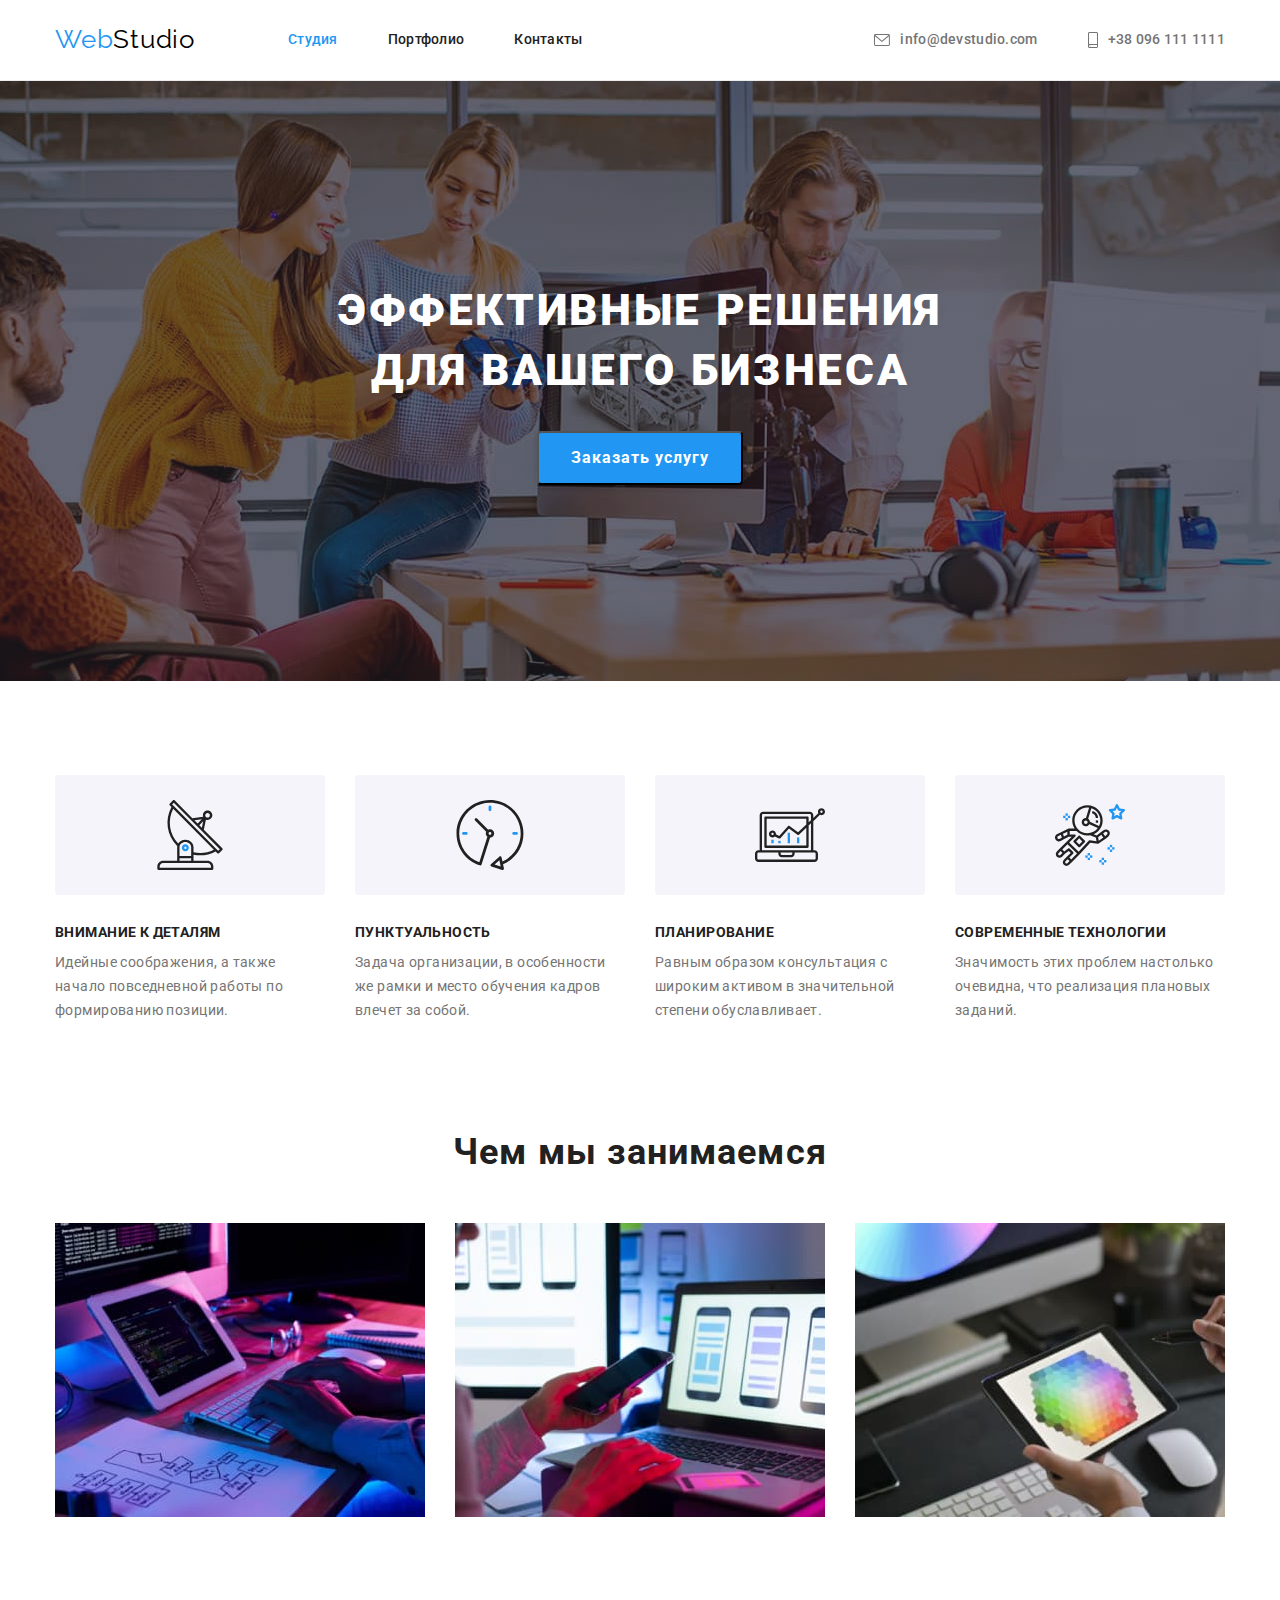
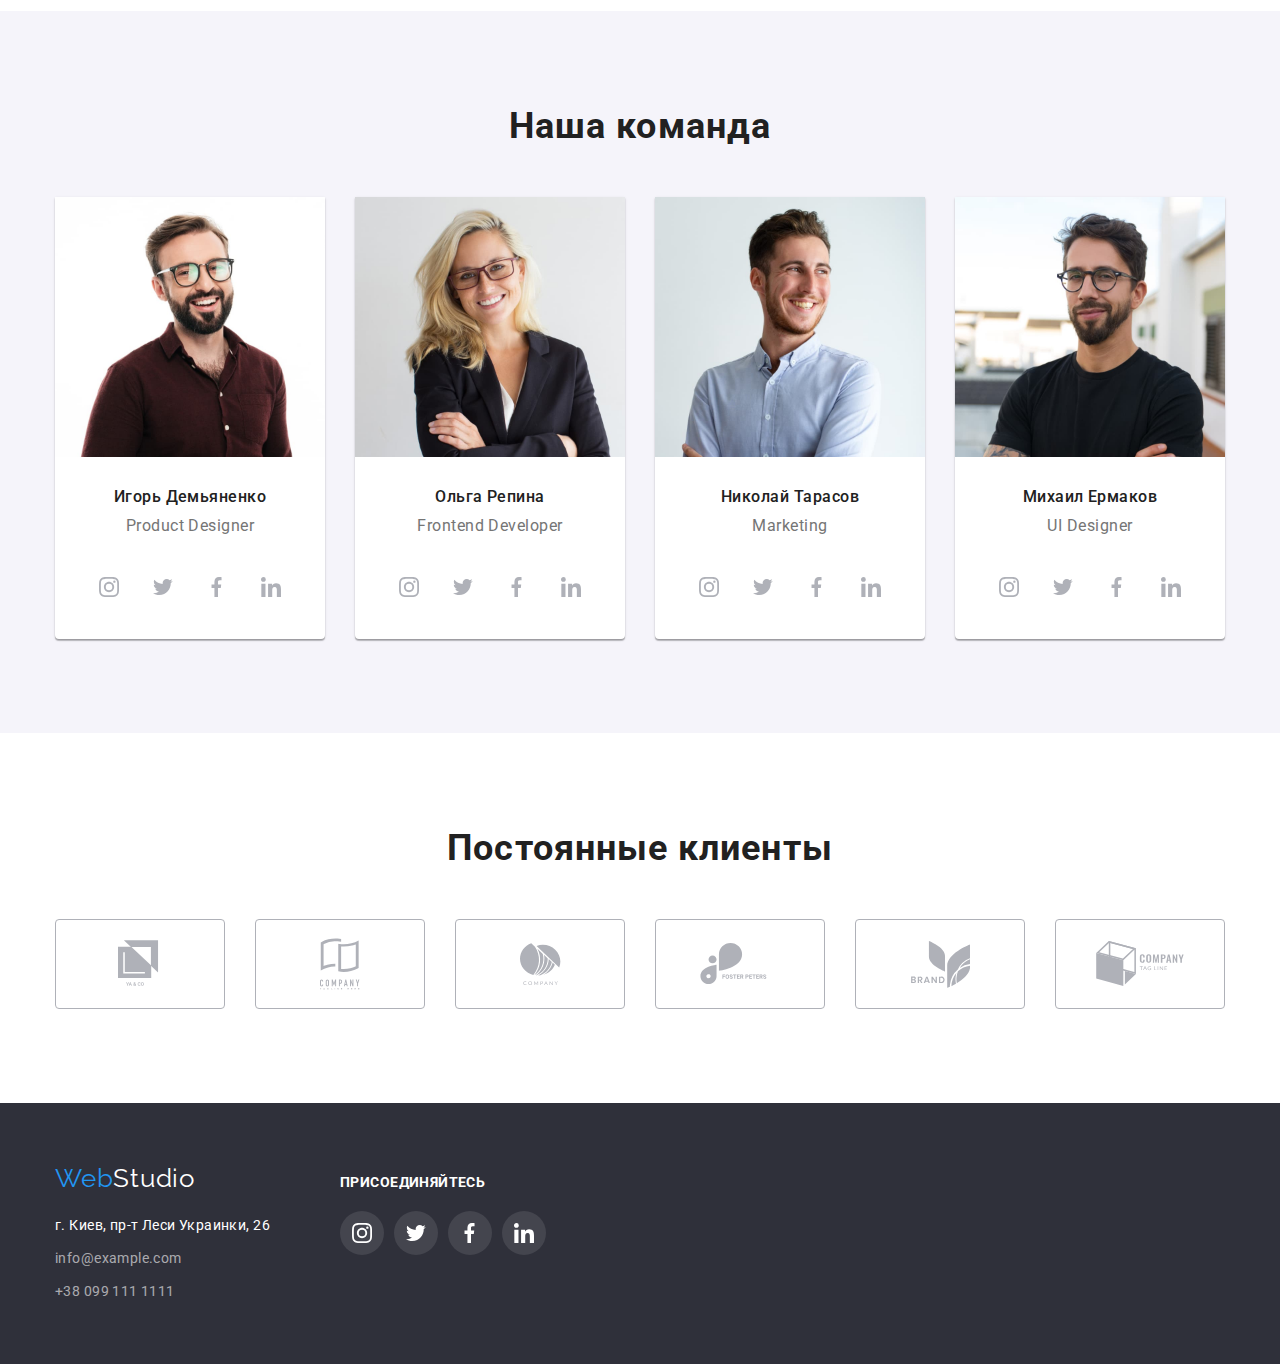
<file: index.html>
<!DOCTYPE html>
<html lang="ru">
<head>
    <meta charset="UTF-8">
    <meta http-equiv="X-UA-Compatible" content="IE=edge">
    <meta name="viewport" content="width=device-width, initial-scale=1.0">
    <title>Веб студия</title>
    <link rel="preconnect" href="https://fonts.gstatic.com">
    <link href="https://fonts.googleapis.com/css2?family=Raleway:wght@700&family=Roboto:wght@400;500;700;900&display=swap"
        rel="stylesheet">
    <link rel="stylesheet" href="https://cdnjs.cloudflare.com/ajax/libs/modern-normalize/1.0.0/modern-normalize.min.css">
    <link rel="stylesheet" href="./css/styles.css">
</head>
<body>
    
    <!--Шапка сайта-->
    <header class="header-border">
        <div class="container main-nav">
            <nav class="top-navigation">
                <a href="./index.html" class="logo link"><span class="logo-interactive">Web</span>Studio
                </a>
                <ul class="site-nav list">
                    <li class="item"><a href="./index.html" class="nav-link current link">Студия</a></li>
                    <li class="item"><a href="./portfolio.html" class="nav-link link">Портфолио</a></li>
                    <li class="item"><a href="#" class="nav-link link">Контакты</a></li>
                </ul>
            </nav>
            <ul class="top-connection list">
                <li class="item"><a href="mailto:info@devstudio.com" class="contacts link">
                    <svg class="icon-mailto">
                        <use href="./images/symbol-defs.svg#icon-mailto"></use>
                    </svg>info@devstudio.com</a></li>
                <li class="item"><a href="tel:+380961111111" class="contacts link">
                    <svg class="icon-smartphone">
                        <use href="./images/symbol-defs.svg#icon-smartphone"></use>
                    </svg>+38 096 111 1111</a></li>
            </ul>
        </div>
    </header>

    <!--Контент сайта студия-->
    <main>

            <!--Секция решения для вашего бизнеса с кнопкой "заказать услуги"-->
            <section class="hero">
                <div class="container">
                    <h1 class="hero-title">Эффективные решения для вашего бизнеса</h1>
                    <button type="button" class="hero-button">Заказать услугу</button>
                </div>
            </section>  
            
            <!--Секция о нас-->
            <section class="about-us">
                <div class="container">
                    <!--Заголовок в дальнейшом спрятать в css-->
                    <h2 class="visually-hidden">Наши положительные стороны</h2>
                    <ul class="about-us-text list">
                        <li class="about-us-element icon-antenna">
                            <h3 class="about-us-title">Внимание к деталям</h3>
                            <p> Идейные соображения, а также начало повседневной работы по формированию позиции.</p>
                        </li>
                        <li class="about-us-element icon-clock">
                            <h3 class="about-us-title">Пунктуальность</h3>
                            <p>Задача организации, в особенности же рамки и место обучения кадров влечет за собой.</p>
                        </li>
                        <li class="about-us-element icon-diagram">
                            <h3 class="about-us-title">Планирование</h3>
                            <p>Равным образом консультация с широким активом в значительной степени обуславливает.</p>
                        </li>
                        <li class="about-us-element icon-astronaut">
                            <h3 class="about-us-title">Современные технологии</h3>
                            <p>Значимость этих проблем настолько очевидна, что реализация плановых заданий.</p>
                        </li>
                    </ul>
                </div>
            </section>
            
            <!--Cекция наши работы-->
            <section class="section">
                <div class="container">
                    <h2 class="title">Чем мы занимаемся</h2>
                <ul class="our-works list">
                    <li class="our-works-element">
                        <img src="./images/box1.jpg" alt="Фото планшета на столе" width="370">
                    </li> 

                    <li class="our-works-element">
                        <img src="./images/box2.jpg" alt="Девушка с телефоном" width="370">
                    </li>

                    <li class="our-works-element"> 
                        <img src="./images/box3.jpg" alt="Мужчина с планшетом в руках" width="370">
                    </li>
                </ul>
                </div>
            </section>

            <!--Секция наша команда-->
            <section class="section our-team">
                <div class="container">
                    <h2 class="title">Наша команда</h2>
                    <ul class="team-specialty list">
                        <li class="team-member">
                                <img src="./images/photomen1.jpg" alt="Игорь Демьяненко" width="270">
                                <div class="team-info">
                                    <h3 class="team-title">Игорь Демьяненко</h3>
                                    <p lang="en">Product Designer</p>
                                </div>
                                <ul class="social-list list">
                                    <li class="social-element">
                                        <a href="#" class="social-link link">
                                        <svg class="icon-instagram" width="20" height="20">
                                            <use href="./images/symbol-defs.svg#icon-instagram"></use>
                                        </svg>
                                        </a>
                                    </li>
                                    <li class="social-element">
                                        <a href="#" class="social-link link">
                                        <svg class="icon-twitter" width="20" height="20">
                                            <use href="./images/symbol-defs.svg#icon-twitter"></use>
                                        </svg>
                                        </a>
                                    </li>
                                    <li class="social-element">
                                        <a href="#" class="social-link link">
                                            <svg class="icon-facebook" width="20" height="20">
                                                <use href="./images/symbol-defs.svg#icon-facebook"></use>
                                            </svg>
                                        </a>
                                    </li>
                                    <li class="social-element">
                                        <a href="#" class="social-link link">
                                            <svg class="icon-linkedin" width="20" height="20">
                                                <use href="./images/symbol-defs.svg#icon-linkedin"></use>
                                            </svg>
                                        </a>
                                    </li>
                                </ul>
                        </li>
                        <li class="team-member">
                                <img src="./images/photowomen.jpg" alt="Ольга Репина" width="270">
                                <div class="team-info">
                                    <h3 class="team-title">Ольга Репина</h3>
                                    <p lang="en">Frontend Developer</p>
                                </div>
                                <ul class="social-list list">
                                    <li class="social-element">
                                        <a href="#" class="social-link link">
                                            <svg class="icon-instagram" width="20" height="20">
                                                <use href="./images/symbol-defs.svg#icon-instagram"></use>
                                            </svg>
                                        </a>
                                    </li>
                                    <li class="social-element">
                                        <a href="#" class="social-link link">
                                            <svg class="icon-twitter" width="20" height="20">
                                                <use href="./images/symbol-defs.svg#icon-twitter"></use>
                                            </svg>
                                        </a>
                                    </li>
                                    <li class="social-element">
                                        <a href="#" class="social-link link">
                                            <svg class="icon-facebook" width="20" height="20">
                                                <use href="./images/symbol-defs.svg#icon-facebook"></use>
                                            </svg>
                                        </a>
                                    </li>
                                    <li class="social-element">
                                        <a href="#" class="social-link link">
                                            <svg class="icon-linkedin" width="20" height="20">
                                                <use href="./images/symbol-defs.svg#icon-linkedin"></use>
                                            </svg>
                                        </a>
                                    </li>
                                </ul>
                        </li>
                        <li class="team-member">
                                <img src="./images/photomen2.jpg" alt="Николай Тарасов" width="270">
                                <div class="team-info">
                                    <h3 class="team-title">Николай Тарасов</h3>
                                    <p lang="en">Marketing</p>
                                </div>
                                <ul class="social-list list">
                                    <li class="social-element">
                                        <a href="#" class="social-link link">
                                            <svg class="icon-instagram" width="20" height="20">
                                                <use href="./images/symbol-defs.svg#icon-instagram"></use>
                                            </svg>
                                        </a>
                                    </li>
                                    <li class="social-element">
                                        <a href="#" class="social-link link">
                                            <svg class="icon-twitter" width="20" height="20">
                                                <use href="./images/symbol-defs.svg#icon-twitter"></use>
                                            </svg>
                                        </a>
                                    </li>
                                    <li class="social-element">
                                        <a href="#" class="social-link link">
                                            <svg class="icon-facebook" width="20" height="20">
                                                <use href="./images/symbol-defs.svg#icon-facebook"></use>
                                            </svg>
                                        </a>
                                    </li>
                                    <li class="social-element">
                                        <a href="#" class="social-link link">
                                            <svg class="icon-linkedin" width="20" height="20">
                                                <use href="./images/symbol-defs.svg#icon-linkedin"></use>
                                            </svg>
                                        </a>
                                    </li>
                                </ul>
                        </li>
                        <li class="team-member">
                                <img src="./images/photomen3.jpg" alt="Михаил Ермаков" width="270">
                                <div class="team-info">
                                    <h3 class="team-title">Михаил Ермаков</h3>
                                    <p lang="en">UI Designer</p>
                                </div>
                                <ul class="social-list list">
                                    <li class="social-element">
                                        <a href="#" class="social-link link">
                                            <svg class="icon-instagram" width="20" height="20">
                                                <use href="./images/symbol-defs.svg#icon-instagram"></use>
                                            </svg>
                                        </a>
                                    </li>
                                    <li class="social-element">
                                        <a href="#" class="social-link link">
                                            <svg class="icon-twitter" width="20" height="20">
                                                <use href="./images/symbol-defs.svg#icon-twitter"></use>
                                            </svg>
                                        </a>
                                    </li>
                                    <li class="social-element">
                                        <a href="#" class="social-link link">
                                            <svg class="icon-facebook" width="20" height="20">
                                                <use href="./images/symbol-defs.svg#icon-facebook"></use>
                                            </svg>
                                        </a>
                                    </li>
                                    <li class="social-element">
                                        <a href="#" class="social-link link">
                                            <svg class="icon-linkedin" width="20" height="20">
                                                <use href="./images/symbol-defs.svg#icon-linkedin"></use>
                                            </svg>
                                        </a>
                                    </li>
                                </ul>
                        </li>
                    </ul>
                </div>
            </section>
            <!-- Секция постоянные клиенты -->
            <section class="section regular-clients">
                <div class="container">
                    <h2 class="title">Постоянные клиенты</h2>
                    <ul class="clients-list list">
                        <li class="clients-item"><a href="#" class="clients-link link"><svg class="icon-logo" width="44.27" height="49.23">
                            <use href="./images/symbol-defs.svg#icon-logo1"></use>
                        </svg> </a> </li>
                        <li class="clients-item"><a href="#" class="clients-link link"><svg class="icon-logo" width="40" height="52">
                            <use href="./images/symbol-defs.svg#icon-logo2"></use>
                        </svg> </a> </li>
                        <li class="clients-item"><a href="#" class="clients-link link"><svg class="icon-logo" width="41" height="42.6">
                            <use href="./images/symbol-defs.svg#icon-logo3"></use>
                        </svg> </a> </li>
                        <li class="clients-item"><a href="#" class="clients-link link"><svg class="icon-logo" width="79.66" height="42.02">
                            <use href="./images/symbol-defs.svg#icon-logo4"></use>
                        </svg> </a> </li>
                        <li class="clients-item"><a href="#" class="clients-link link"><svg class="icon-logo" width="59" height="47">
                            <use href="./images/symbol-defs.svg#icon-logo5"></use>
                        </svg> </a> </li>
                        <li class="clients-item"><a href="#" class="clients-link link"><svg class="icon-logo" width="88.48" height="45.44">
                            <use href="./images/symbol-defs.svg#icon-logo6"></use>
                        </svg> </a> </li>
                    </ul>
                </div>
            </section>
    </main>

    <!--Подвал сайта, иноформация адресов-->
    <footer class="footer">
        <div class="container">
            <div class="footer-content">
                <div class="footer-nav">
                    <a href="./index.html" class="logo link"><span class="logo-interactive">Web</span><span
                            class="studio-white">Studio</span></a>
                    <address>
                        <ul class="bottom-link list">
                            <li><a class="maps link" href="https://goo.gl/maps/kpo2gFMixc3sEq3g6" rel="noopener noreferrer nofollow"
                                    target="_blank">г. Киев, пр-т Леси Украинки, 26</a></li>
                            <li><a class="mail link" href="mailto:info@example.com">info@example.com</a></li>
                            <li><a class="tel link" href="tel:+380991111111">+38 099 111 1111</a></li>
                        </ul>
                    </address>
                </div>
                <div class="footer-social">
                    <h2 class="footer-social-title">Присоединяйтесь</h2>
                    <ul class="footer-social-list list">
                        <li class="footer-social-item"><a href="#" class="footer-social-link link"><svg class="footer-icon" width="20" height="20">
                            <use href="./images/symbol-defs.svg#icon-instagram"></use>
                        </svg> </a> </li>
                        <li class="footer-social-item"><a href="#" class="footer-social-link link"><svg class="footer-icon" width="20" height="20">
                            <use href="./images/symbol-defs.svg#icon-twitter"></use>
                        </svg> </a> </li>
                        <li class="footer-social-item"><a href="#" class="footer-social-link link"><svg class="footer-icon" width="20" height="20">
                            <use href="./images/symbol-defs.svg#icon-facebook"></use>
                        </svg> </a> </li>
                        <li class="footer-social-item"><a href="#" class="footer-social-link link"><svg class="footer-icon" width="20" height="20">
                            <use href="./images/symbol-defs.svg#icon-linkedin"></use>
                        </svg> </a> </li>
                    </ul>
                </div>
            </div>
        </div>
    </footer>
</body>
</html>
</file>
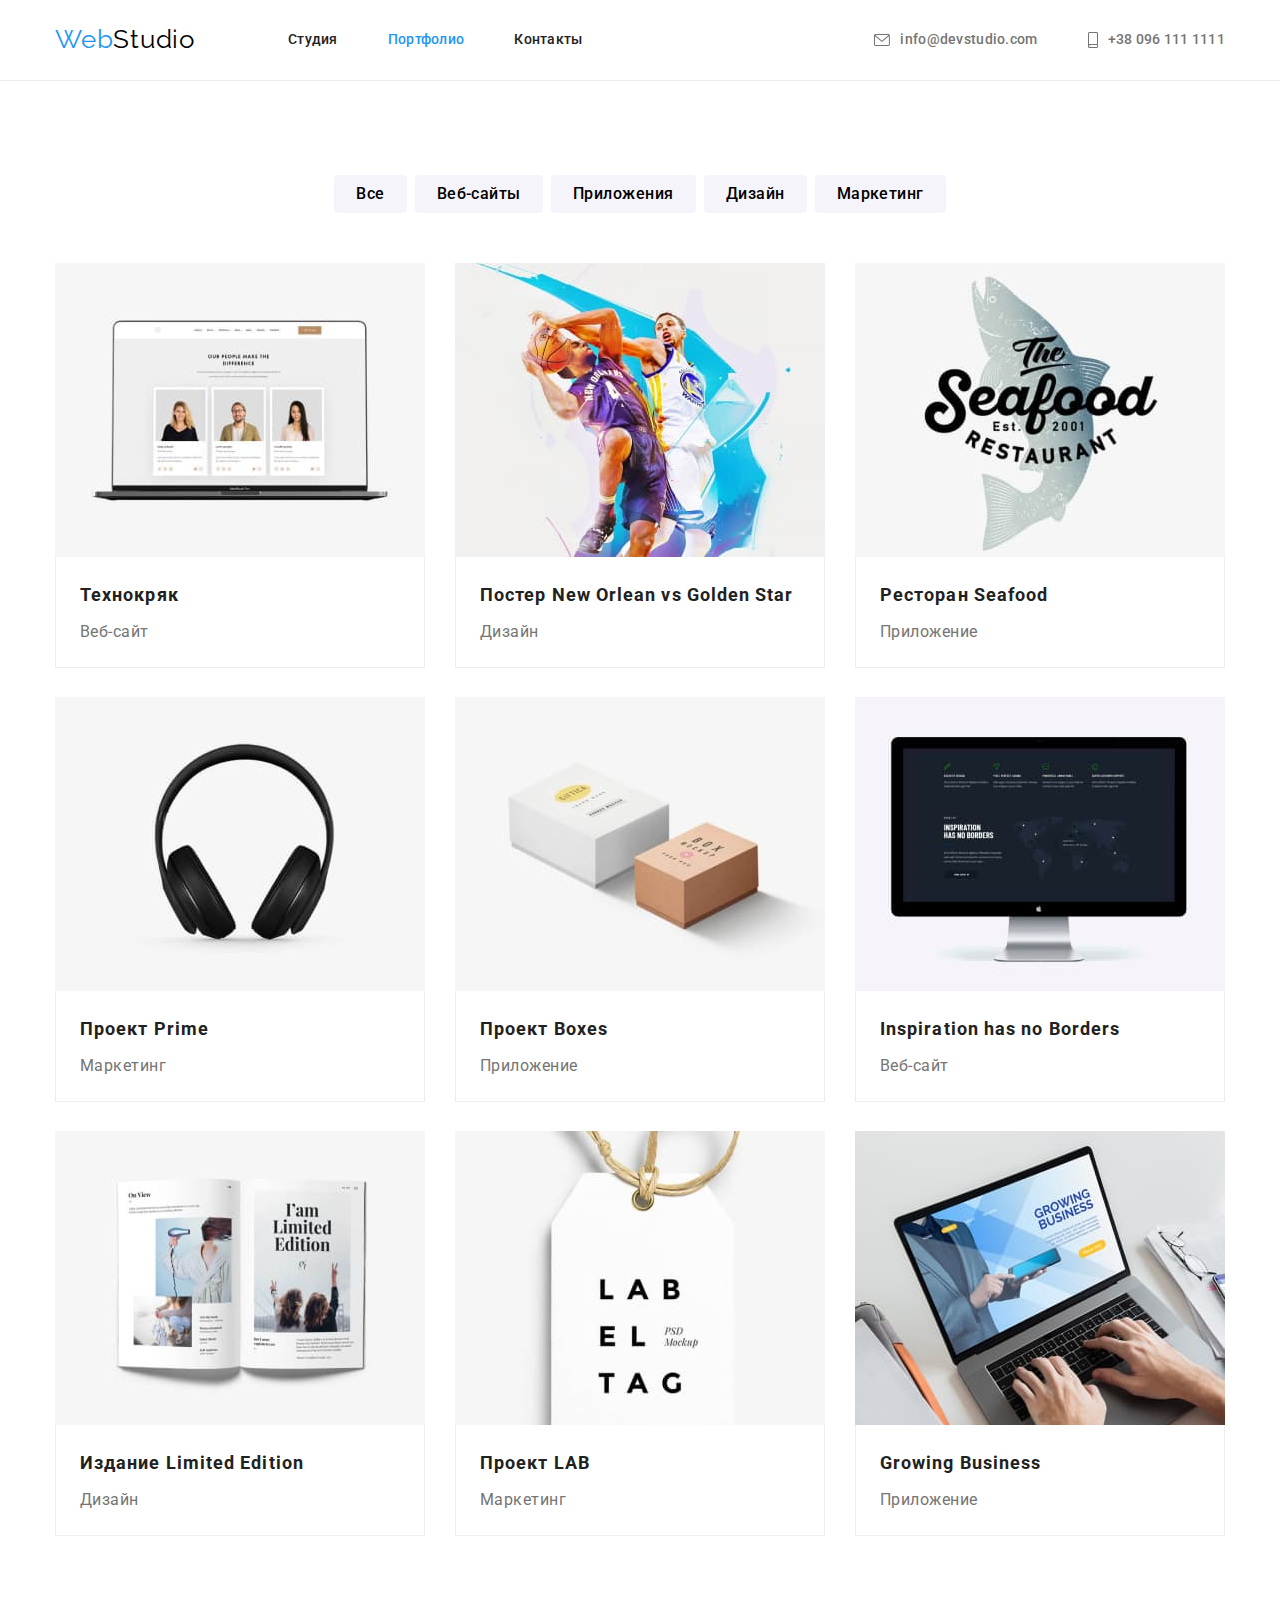
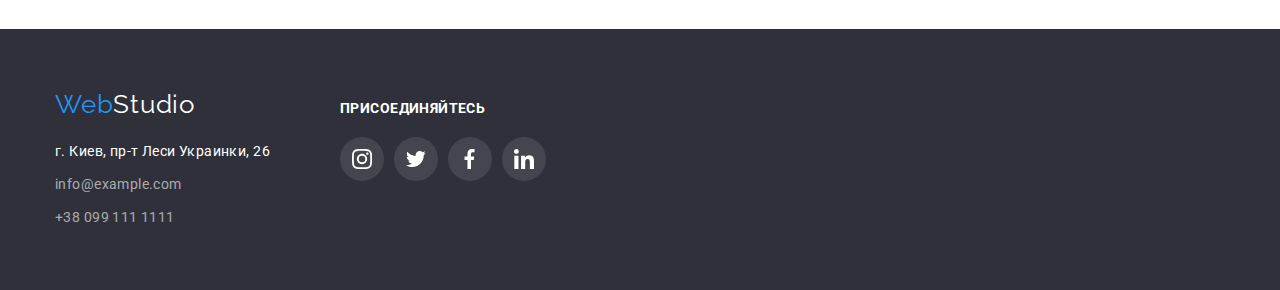
<file: portfolio.html>
<!DOCTYPE html>
<html lang="ru">
<head>
    <meta charset="UTF-8">
    <meta http-equiv="X-UA-Compatible" content="IE=edge">
    <meta name="viewport" content="width=device-width, initial-scale=1.0">
    <title>Портфолио</title>
    <link rel="preconnect" href="https://fonts.gstatic.com">
    <link href="https://fonts.googleapis.com/css2?family=Raleway:wght@700&family=Roboto:wght@400;500;700;900&display=swap"
        rel="stylesheet">
    <link rel="stylesheet" href="https://cdnjs.cloudflare.com/ajax/libs/modern-normalize/1.0.0/modern-normalize.min.css">
    <link rel="stylesheet" href="./css/styles.css">
</head>
<body>

    <!--Шапка сайта-->
    <header class="header-border">
        <div class="container main-nav">
            <nav class="top-navigation">
                <a href="./index.html" class="logo link"><span class="logo-interactive">Web</span>Studio</a>
    
                <ul class="site-nav list">
                    <li class="item"><a href="./index.html" class="nav-link link">Студия</a></li>
                    <li class="item"><a href="./portfolio.html" class="nav-link current link">Портфолио</a></li>
                    <li class="item"><a href="#" class="nav-link link">Контакты</a></li>
                </ul>
            </nav>
            <ul class="top-connection list">
                <li class="item"><a href="mailto:info@devstudio.com" class="contacts link">
                        <svg class="icon-mailto">
                            <use href="./images/symbol-defs.svg#icon-mailto"></use>
                        </svg>info@devstudio.com</a></li>
                <li class="item"><a href="tel:+380961111111" class="contacts link">
                        <svg class="icon-smartphone">
                            <use href="./images/symbol-defs.svg#icon-smartphone"></use>
                        </svg>+38 096 111 1111</a></li>
            </ul>
        </div>
    </header>

    <!--Контент сайта портфолио-->
    <main>
        <section class="section">
            <div class="container">
                <!-- Заголовок скрыть потом при помощи css -->
                <h1 class="visually-hidden">Наши работы</h1>
                
                <!-- Список с кнопками (фильтр) -->
                <ul class="filter-menu list">
                    <li class="filter-list"><button class="button-menu" type="button">Все</button></li>
                    <li class="filter-list"><button class="button-menu" type="button">Веб-сайты</button></li>
                    <li class="filter-list"><button class="button-menu" type="button">Приложения</button></li>
                    <li class="filter-list"><button class="button-menu" type="button">Дизайн</button></li>
                    <li class="filter-list"><button class="button-menu" type="button">Маркетинг</button></li>
                </ul>
                
                <!-- Наши проекты -->
                <ul class="projects-list list">
                    <li class="projects-item">
                        <a href="#" class="link">
                            <img src="./images/work1.jpg" alt="Ноутбук" width="370">
                            <div class="projects-info">
                                <h2 class="projects-title">Технокряк</h2>
                                <p>Веб-сайт</p>
                            </div>
                        </a>
                
                    </li>
                    <li class="projects-item">
                        <a href="#" class="link">
                            <img src="./images/work2.jpg" alt="Играют в баскетбол" width="370">
                            <div class="projects-info">
                                <h2 class="projects-title">Постер New Orlean vs Golden Star</h2>
                                <p>Дизайн</p>
                            </div>
                        </a>
                
                    </li>
                    <li class="projects-item">
                        <a href="#" class="link">
                            <img src="./images/work3.jpg" alt="Логотип ресторана" width="370">
                            <div class="projects-info">
                                <h2 class="projects-title">Ресторан Seafood</h2>
                                <p>Приложение</p>
                            </div>
                        </a>
                
                    </li>
                    <li class="projects-item">
                        <a href="#" class="link">
                            <img src="./images/work4.jpg" alt="Наушники" width="370">
                            <div class="projects-info">
                                <h2 class="projects-title">Проект Prime</h2>
                                <p>Маркетинг</p>
                            </div>
                        </a>
                
                    </li>
                    <li class="projects-item">
                        <a href="#" class="link">
                            <img src="./images/work5.jpg" alt="Книги" width="370">
                            <div class="projects-info">
                                <h2 class="projects-title">Проект Boxes</h2>
                                <p>Приложение</p>
                            </div>
                        </a>
                
                    </li>
                    <li class="projects-item">
                        <a href="#" class="link">
                            <img src="./images/work6.jpg" alt="Монитор" width="370">
                            <div class="projects-info">
                                <h2 class="projects-title">Inspiration has no Borders</h2>
                                <p>Веб-сайт</p>
                            </div>
                        </a>
                
                    </li>
                    <li class="projects-item">
                        <a href="#" class="link">
                            <img src="./images/work7.jpg" alt="Журнал" width="370">
                            <div class="projects-info">
                                <h2 class="projects-title">Издание Limited Edition</h2>
                                <p>Дизайн</p>
                            </div>
                        </a>
                
                    </li>
                    <li class="projects-item">
                        <a href="#" class="link">
                            <img src="./images/work8.jpg" alt="Реклама" width="370">
                            <div class="projects-info">
                                <h2 class="projects-title">Проект LAB</h2>
                                <p>Маркетинг</p>
                            </div>
                        </a>
                
                    </li>
                    <li class="projects-item">
                        <a href="#" class="link">
                            <img src="./images/work9.jpg" alt="Мужчина за ноутбуком" width="370">
                            <div class="projects-info">
                                <h2 class="projects-title">Growing Business</h2>
                                <p>Приложение</p>
                            </div>
                        </a>
                    </li>
                </ul>
            </div>
        </section>
    </main>

    <!--Подвал сайта, иноформация адресов-->
    <footer class="footer">
        <div class="container">
            <div class="footer-content">
                <div class="footer-nav">
                    <a href="./index.html" class="logo link"><span class="logo-interactive">Web</span><span
                            class="studio-white">Studio</span></a>
                    <address>
                        <ul class="bottom-link list">
                            <li><a class="maps link" href="https://goo.gl/maps/kpo2gFMixc3sEq3g6"
                                    rel="noopener noreferrer nofollow" target="_blank">г. Киев, пр-т Леси Украинки, 26</a>
                            </li>
                            <li><a class="mail link" href="mailto:info@example.com">info@example.com</a></li>
                            <li><a class="tel link" href="tel:+380991111111">+38 099 111 1111</a></li>
                        </ul>
                    </address>
                </div>
                <div class="footer-social">
                    <h2 class="footer-social-title">Присоединяйтесь</h2>
                    <ul class="footer-social-list list">
                        <li class="footer-social-item"><a href="#" class="footer-social-link link"><svg class="footer-icon"
                                    width="20" height="20">
                                    <use href="./images/symbol-defs.svg#icon-instagram"></use>
                                </svg> </a> </li>
                        <li class="footer-social-item"><a href="#" class="footer-social-link link"><svg class="footer-icon"
                                    width="20" height="20">
                                    <use href="./images/symbol-defs.svg#icon-twitter"></use>
                                </svg> </a> </li>
                        <li class="footer-social-item"><a href="#" class="footer-social-link link"><svg class="footer-icon"
                                    width="20" height="20">
                                    <use href="./images/symbol-defs.svg#icon-facebook"></use>
                                </svg> </a> </li>
                        <li class="footer-social-item"><a href="#" class="footer-social-link link"><svg class="footer-icon"
                                    width="20" height="20">
                                    <use href="./images/symbol-defs.svg#icon-linkedin"></use>
                                </svg> </a> </li>
                    </ul>
                </div>
            </div>
        </div>
    </footer>
</body>
</html>
</file>
<file: css/styles.css>
/* цвет основного текста #212121 */
/* вторичный цвет текста  #757575 */
/* черный #000000  */
/* белый #FFFFFF  */
/* акцент #2196F3 */
/* цвет навигации в footer rgba(255, 255, 255, 0.6); */
/* цвет основного фона #E5E5E5 */
/* вторичный цвет фона #F5F4FA*/

/* Задаем переменные цветов нашего сайта */
:root {
  --primary-text-color: #212121;
  --secondary-text-color: #757575;
  --accent-color: #2196f3;
  --accent-background-color: #2196f3;
  --secondary-background-color: #f5f4fa;
  --cursor-button: pointer;
  --hero-overlay: rgba(47, 48, 58, 0.4);
  --border-color: #eeeeee;
}

body {
  background-color: #ffffff;
  color: var(--primary-text-color);

  font-family: 'Roboto', sans-serif;
  font-weight: 400;
}

/* Утилиты */
/* 1. Изменение в ссылках */
.link {
  color: inherit;

  font-style: normal;
  text-decoration: none;
}

/* 2. Точки и отступы в списках ul */
.list {
  padding: 0;
  margin: 0;

  list-style: none;
}

/* 3. Убирает заголовки */
.visually-hidden {
  position: absolute !important;
  clip: rect(1px 1px 1px 1px);
  clip: rect(1px, 1px, 1px, 1px);
  padding: 0 !important;
  border: 0 !important;
  height: 1px !important;
  width: 1px !important;
  overflow: hidden;
}

/* 4. Сброс h1-h6, ul, p */
h1,
h2,
h3,
h4,
h5,
h6,
ul,
p {
  margin-top: 0;
}

/* 5. Контейнер */
.container {
  width: 1200px;
  margin-left: auto;
  margin-right: auto;
  padding-left: 15px;
  padding-right: 15px;
}

/* 6. Отступы секций */
.section {
  padding-top: 94px;
  padding-bottom: 94px;
}

/* 7. Img */
img {
  display: block;
  max-width: 100%;
  height: auto;
}

/* Main nav */
.header-border {
  border-bottom: 1px solid #ececec;
}
.main-nav {
  display: flex;
  align-items: center;
}

/* Logo */
.logo {
  padding-top: 24px;
  padding-bottom: 25px;
  color: #000000;

  font-family: 'Raleway', sans-serif;
  font-size: 26px;
  line-height: 1.19;
  letter-spacing: 0.03em;
}
.logo:hover,
.logo:focus {
  color: var(--accent-color);
}
.logo-interactive {
  color: var(--accent-color);
}

/* Site nav */
.top-navigation {
  display: flex;
}
.site-nav {
  display: flex;
  margin-left: 93px;
}
.site-nav .item + .item {
  margin-left: 50px;
}
.nav-link {
  display: block;
  padding-top: 32px;
  padding-bottom: 32px;

  color: var(--primary-text-color);
  font-weight: 500;
  font-size: 14px;
  line-height: 1.14;
  letter-spacing: 0.02em;
}
.site-nav .nav-link:hover,
.site-nav .nav-link:focus {
  color: var(--accent-color);
}
.nav-link.current {
  color: var(--accent-color);
}

/* Верхнии контакты */
.top-connection {
  display: flex;
  margin-left: auto;
}
.top-connection .item + .item {
  margin-left: 50px;
}
.top-connection .contacts,
.top-connection .contacts {
  display: flex;
  padding-top: 32px;
  padding-bottom: 32px;
  align-items: center;
  color: var(--secondary-text-color);
  font-weight: 500;
  font-size: 14px;
  line-height: 1.14;
  letter-spacing: 0.02em;
}
.top-connection .contacts:hover,
.top-connection .contacts:focus {
  color: var(--accent-color);
}
.icon-mailto {
  width: 16px;
  height: 12px;
  margin-right: 10px;
  fill: currentColor;
}
.icon-smartphone {
  width: 10px;
  height: 16px;
  margin-right: 10px;
  fill: currentColor;
}

/* Hero */
.hero {
  background-image: linear-gradient(var(--hero-overlay), var(--hero-overlay)), url(../images/hero-overlay.jpg);
  background-repeat: no-repeat;
  background-position: center;
  background-color: #2f303a;
  text-align: center;
  padding-top: 200px;
  padding-bottom: 200px;
  max-width: 1600px;
  margin-left: auto;
  margin-right: auto;
  height: 600px;
}

.hero-title {
  margin: 0 auto 30px;
  max-width: 696px;

  color: #ffffff;
  font-weight: 900;
  font-size: 44px;
  line-height: 1.36;
  text-align: center;
  letter-spacing: 0.06em;
  text-transform: uppercase;
}
.hero-button {
  padding: 10px 32px;
  box-shadow: 0px 4px 4px rgba(0, 0, 0, 0.15);
  border-radius: 4px;
  min-width: 200px;

  color: #ffffff;
  background-color: #2196f3;

  font-weight: 700;
  font-size: 16px;
  line-height: 1.87;
  letter-spacing: 0.06em;
  cursor: var(--cursor-button);
}
.hero-button:hover,
.hero-button:focus {
  background-color: #188ce8;
}

/* О нас */
.about-us {
  padding-top: 94px;
}
.about-us-title {
  margin-bottom: 10px;
  font-weight: 700;
  font-size: 14px;
  line-height: 1.14;
  letter-spacing: 0.03em;
  text-transform: uppercase;
}
.about-us-text {
  display: flex;
  flex-wrap: wrap;
  margin-left: -30px;
  margin-top: -30px;
}
.about-us-element {
  flex-basis: calc((100% - 30px * 4) / 4);
  margin-left: 30px;
  margin-top: 30px;
}
.about-us-element::before {
  content: '';
  display: block;
  height: 120px;
  margin-bottom: 30px;
  border-radius: 4px;
  background-size: contain;
  background-repeat: no-repeat;
  background-position: center;
  background-size: 70px;
  background-color: var(--secondary-background-color);
}
.icon-antenna::before {
  background-image: url(../images/antenna.svg);
}
.icon-clock::before {
  background-image: url(../images/clock.svg);
}
.icon-diagram::before {
  background-image: url(../images/diagram.svg);
}
.icon-astronaut::before {
  background-image: url(../images/astronaut.svg);
}
.about-us-text p {
  color: var(--secondary-text-color);

  font-size: 14px;
  line-height: 1.71;
  letter-spacing: 0.03em;
}

/* Загловки h2 в веб-студия */
.title {
  margin-bottom: 50px;
  font-weight: 700;
  font-size: 36px;
  line-height: 1.17;
  text-align: center;
  letter-spacing: 0.03em;
}

/* Наши работы */
.our-works {
  display: flex;
  flex-wrap: wrap;
  margin-left: -30px;
  margin-top: -30px;
}
.our-works-element {
  flex-basis: calc((100% - 30px * 3) / 3);
  margin-left: 30px;
  margin-top: 30px;
}

/* Наша команда */
.our-team {
  background: var(--secondary-background-color);
}
.team-specialty {
  display: flex;
  flex-wrap: wrap;
  margin-left: -30px;
  margin-top: -30px;
}
.team-member {
  flex-basis: calc(100% / 4 - 30px);
  margin-left: 30px;
  margin-top: 30px;

  background: #ffffff;
  box-shadow: 0px 1px 3px rgba(0, 0, 0, 0.12), 0px 1px 1px rgba(0, 0, 0, 0.14), 0px 2px 1px rgba(0, 0, 0, 0.2);
  border-radius: 0px 0px 4px 4px;
}
.team-info {
  padding-top: 30px;
  padding-bottom: 30px;
}
.team-title {
  margin-bottom: 10px;
  font-weight: 500;
  font-size: 16px;
  line-height: 1.19;
  text-align: center;
  letter-spacing: 0.03em;
}
.team-specialty p {
  margin: 0;

  color: var(--secondary-text-color);
  font-size: 16px;
  line-height: 1.19;
  text-align: center;
  letter-spacing: 0.03em;
}
.social-list {
  display: flex;
  justify-content: center;
  align-items: center;
  padding-bottom: 30px;
}
.social-element {
  width: 44px;
  height: 44px;
  background-color: transparent;
  margin-right: 10px;
}
.social-element:last-child {
  margin-right: 0;
}
.social-link {
  display: flex;
  justify-content: center;
  align-items: center;
  width: 100%;
  height: 100%;
  border-radius: 50%;
  color: #afb1b8;
}
.social-link:hover,
.social-link:focus {
  background-color: var(--accent-background-color);
  color: #ffffff;
}
.icon-instagram,
.icon-twitter,
.icon-facebook,
.icon-linkedin {
  fill: currentColor;
}

/* Постоянные клиенты */
.clients-list {
  display: flex;
  align-items: center;
}
.clients-item {
  width: 170px;
  height: 90px;
  margin-right: 30px;
}
.clients-item:last-child {
  margin-right: 0;
}
.clients-link {
  display: inline-flex;
  justify-content: center;
  align-items: center;
  width: 100%;
  height: 100%;
  color: #afb1b8;
  border: 1px solid #afb1b8;
  border-radius: 4px;
}
.clients-link:hover,
.clients-link:focus {
  border: 1px solid var(--accent-background-color);
  color: var(--accent-color);
}
.icon-logo {
  fill: currentColor;
}

/* Footer */

.footer {
  background-color: #2f303a;
  padding-top: 60px;
  padding-bottom: 60px;
}
.footer-content {
  display: flex;
  align-items: baseline;
}
.footer .logo {
  padding: 0;
  display: block;
  margin-bottom: 20px;
}
.studio-white {
  color: #ffffff;
}
.studio-white:hover,
.studio-white:focus {
  color: var(--accent-color);
}
.bottom-link .maps {
  color: #ffffff;
}
.bottom-link .mail {
  display: block;
  margin-top: 9px;
  margin-bottom: 9px;
}
.bottom-link .mail,
.bottom-link .tel {
  color: rgba(255, 255, 255, 0.6);
}
.bottom-link .maps,
.bottom-link .mail,
.bottom-link .tel {
  font-size: 14px;
  line-height: 1.71;
  letter-spacing: 0.03em;
}
.maps:hover,
.mail:hover,
.tel:hover,
.maps:focus,
.mail:focus,
.tel:focus {
  color: var(--accent-color);
}

/* Присоединяйтесь  */
.footer-social {
  margin-left: 70px;
}
.footer-social-title {
  margin-bottom: 20px;
  color: #ffffff;

  font-weight: 700;
  font-size: 14px;
  line-height: 1.14;
  letter-spacing: 0.03em;
  text-transform: uppercase;
}
.footer-social-list {
  display: flex;
  justify-content: center;
  align-items: center;
}
.footer-social-item {
  width: 44px;
  height: 44px;
  background-color: transparent;
  margin-right: 10px;
}
.footer-social-item:last-child {
  margin-right: 0;
}
.footer-social-link {
  display: flex;
  justify-content: center;
  align-items: center;
  width: 100%;
  height: 100%;
  border-radius: 50%;
  background: rgba(255, 255, 255, 0.1);
  color: #ffffff;
}
.footer-social-link:hover,
.footer-social-link:focus {
  background-color: var(--accent-background-color);
}
.footer-icon {
  fill: currentColor;
}
/*  */

/* Сайт портфолио */

/* Список фильтров */
.filter-menu {
  display: flex;
  justify-content: center;
  margin-bottom: 50px;
}
.filter-list:not(:last-child) {
  margin-right: 8px;
}
.button-menu {
  padding: 6px 22px;
  background-color: #f5f4fa;
  border-radius: 4px;
  border: transparent;

  font-weight: 500;
  font-size: 16px;
  line-height: 1.62;
  text-align: center;
  letter-spacing: 0.03em;
  cursor: var(--cursor-button);
}
.button-menu:hover,
.button-menu:focus {
  box-shadow: 0px 3px 1px rgba(0, 0, 0, 0.1), 0px 1px 2px rgba(0, 0, 0, 0.08), 0px 2px 2px rgba(0, 0, 0, 0.12);
  border-radius: 4px;
  color: #ffffff;
  background-color: var(--accent-color);
}

/* Наши проекты */
.projects-list {
  width: 100%;
  max-width: 1200px;
  min-width: 370px;
  display: flex;
  flex-wrap: wrap;
}
.projects-item {
  max-height: 404px;
  font-size: 24px;
  margin-right: 30px;
  margin-bottom: 30px;
  flex: 1 1 calc(33.33% - 30px);
}
.projects-item:nth-of-type(3n) {
  margin-right: 0;
}
.projects-item:nth-last-child(-n + 3) {
  margin-bottom: 0;
}
.projects-item:hover,
.projects-item:focus {
  box-shadow: 0px 1px 1px rgba(0, 0, 0, 0.12), 0px 4px 4px rgba(0, 0, 0, 0.06), 1px 4px 6px rgba(0, 0, 0, 0.16);
}
.projects-info {
  padding: 20px 24px;
  border-right: 1px solid var(--border-color);
  border-bottom: 1px solid var(--border-color);
  border-left: 1px solid var(--border-color);
}
.projects-title {
  margin: 0 0 4px 0;

  font-weight: 700;
  font-size: 18px;
  line-height: 2;
  letter-spacing: 0.06em;
}
.projects-list p {
  margin: 0;

  color: var(--secondary-text-color);

  font-size: 16px;
  line-height: 1.87;
  letter-spacing: 0.03em;
}
</file>
